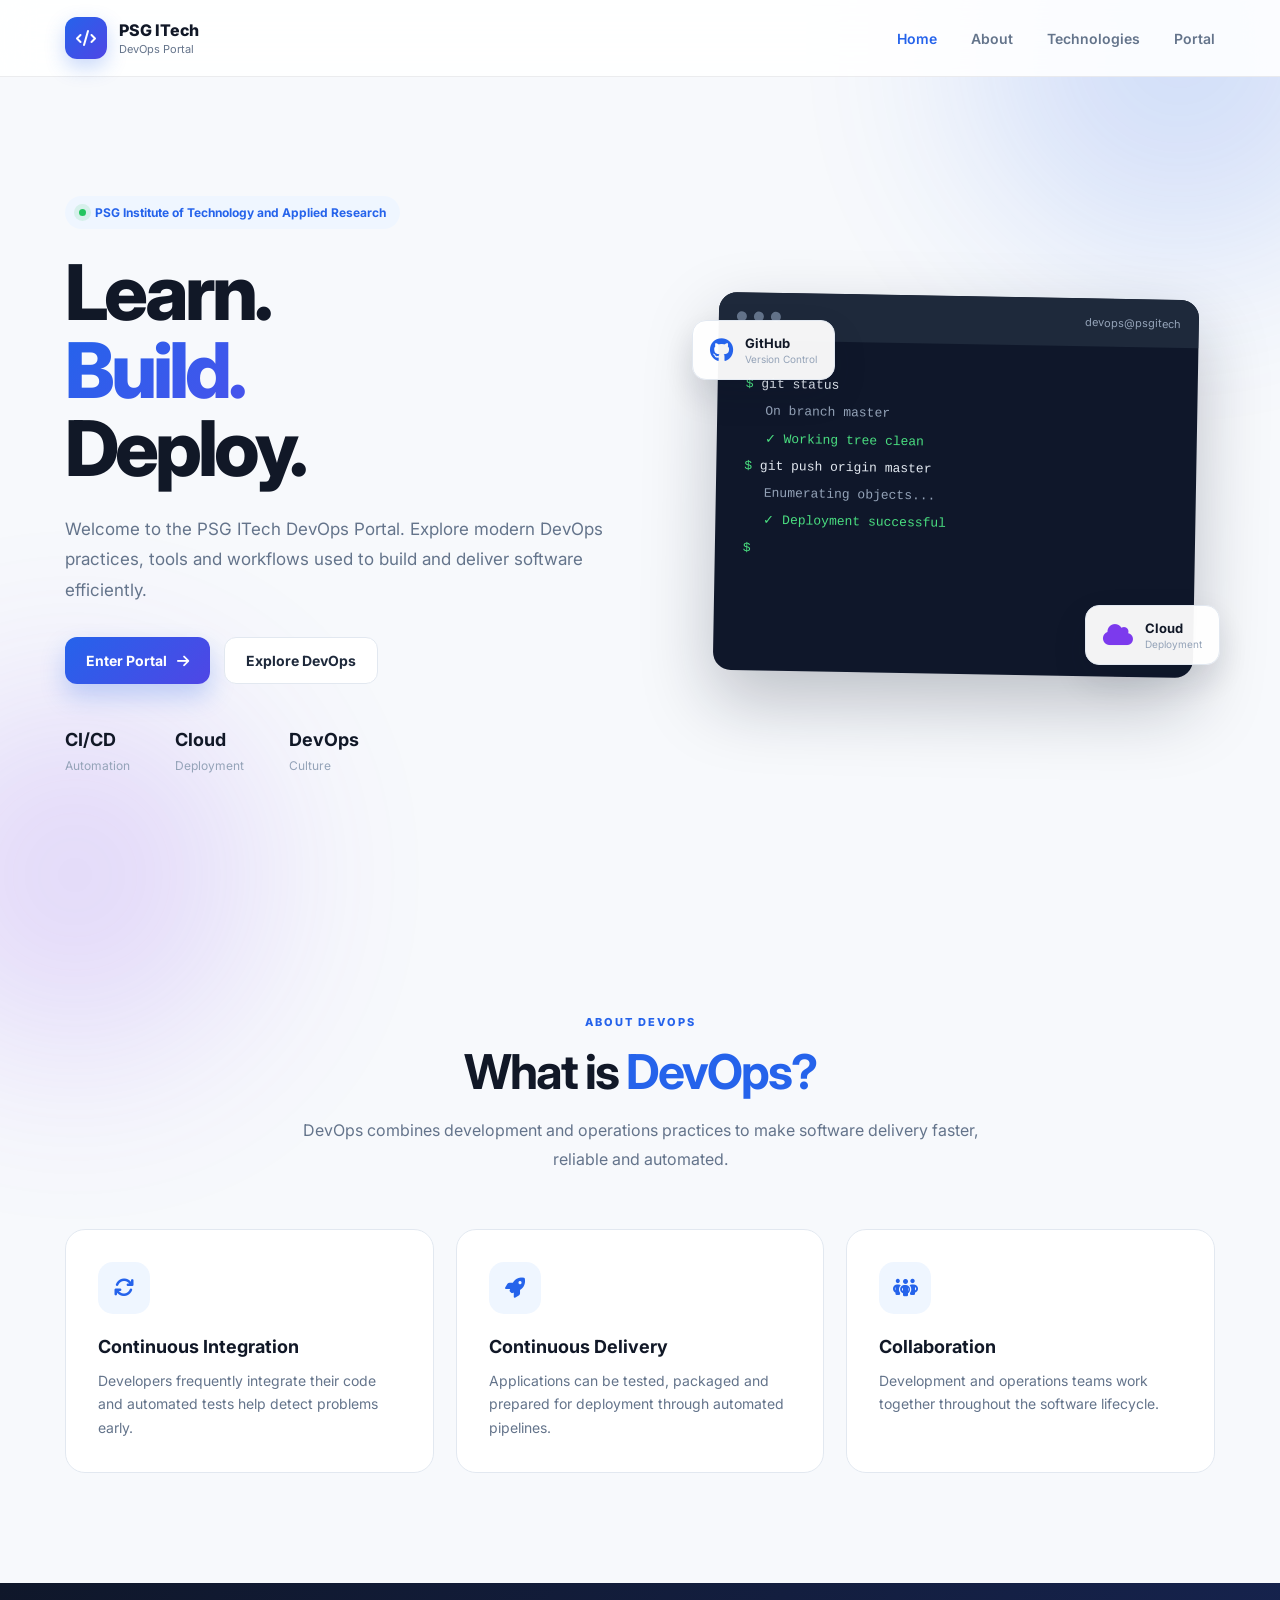
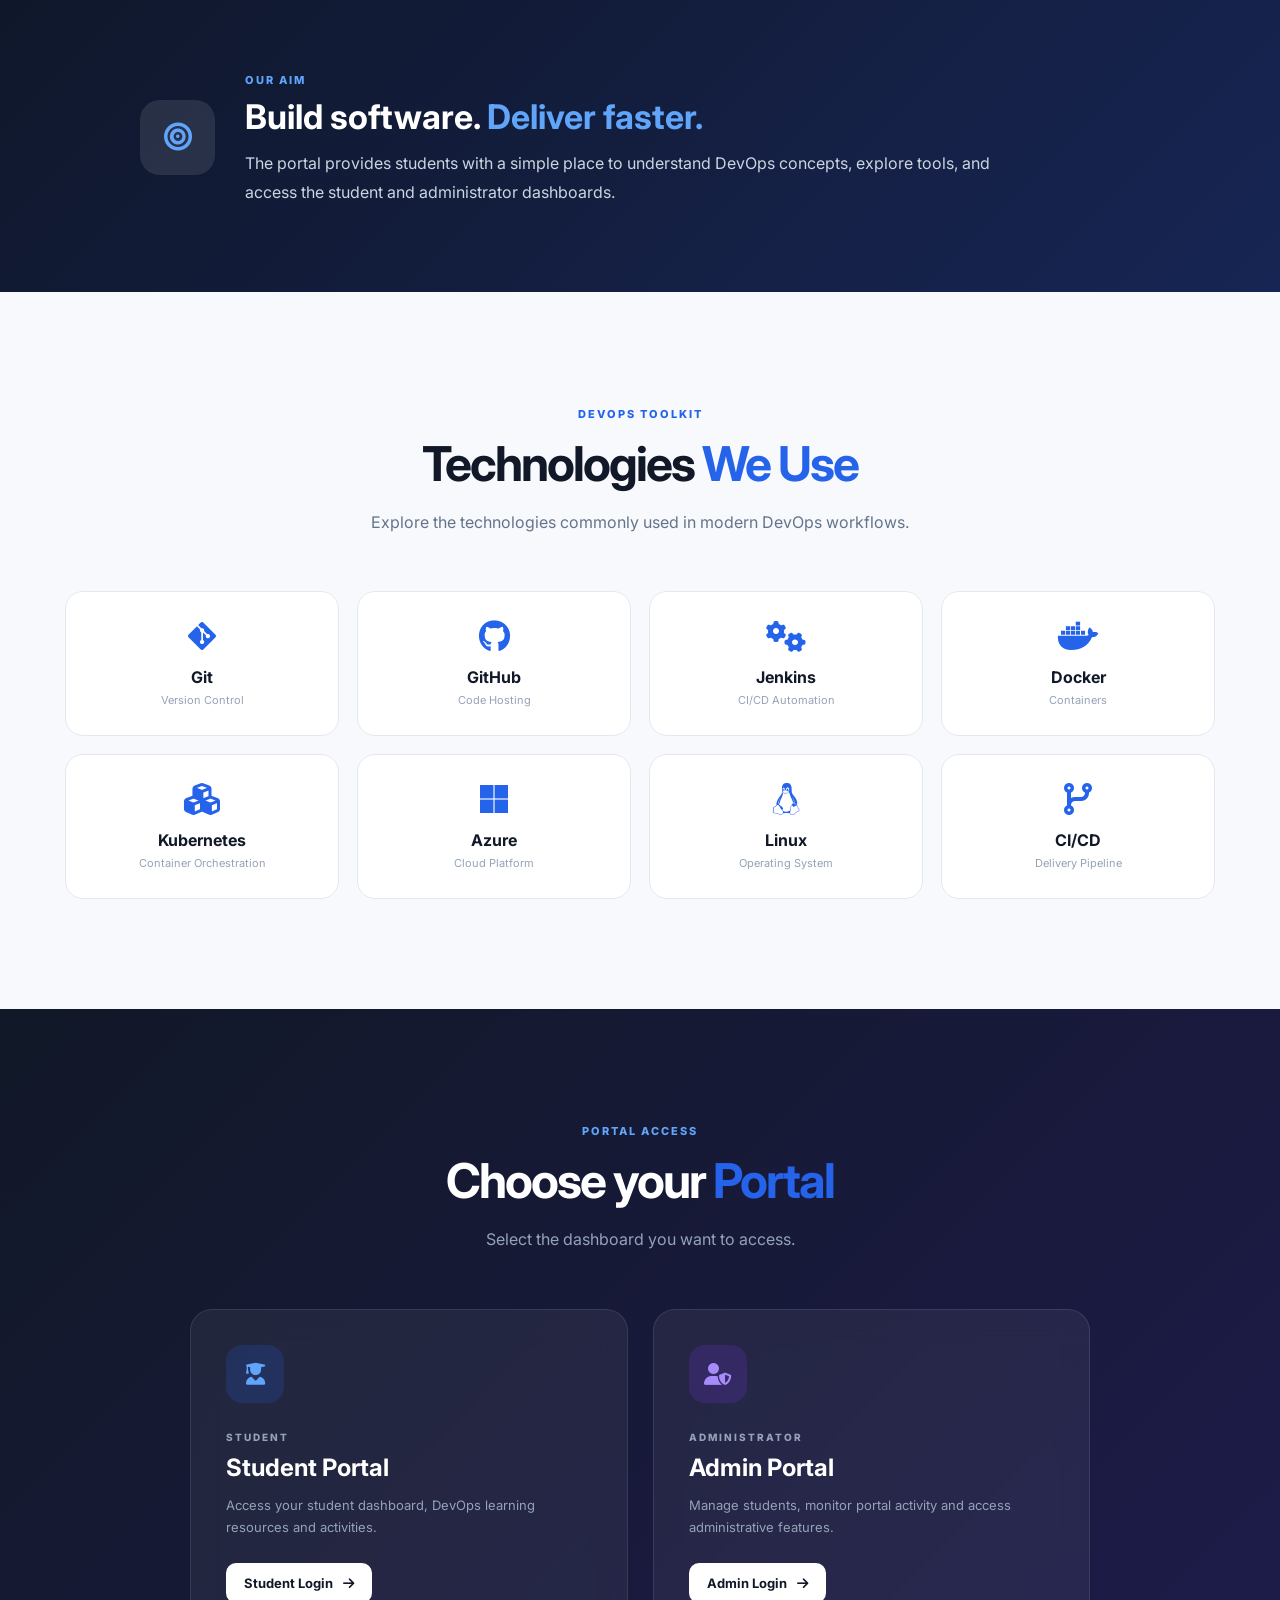
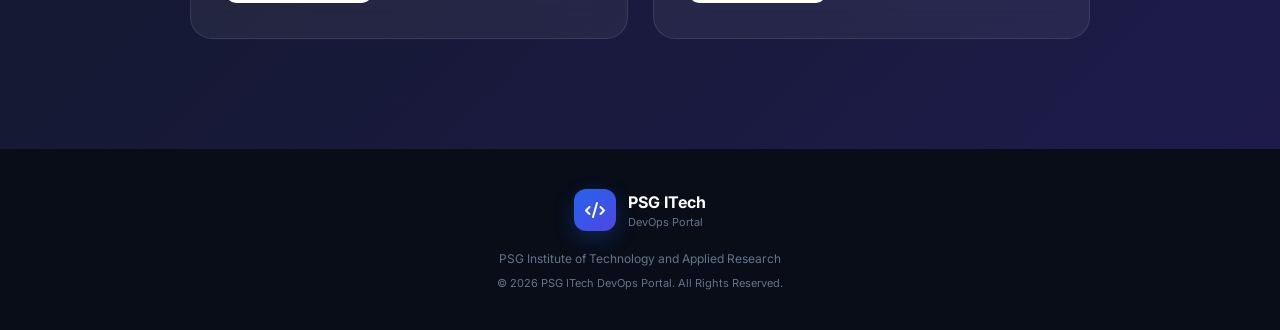
<file: docs/index.html>
<!DOCTYPE html>
<html lang="en">
<head>
    <meta charset="UTF-8">
    <meta name="viewport" content="width=device-width, initial-scale=1.0">

    <title>PSG ITech | DevOps Portal</title>

    <meta
            name="description"
            content="PSG Institute of Technology and Applied Research - DevOps Portal"
    >

    <link rel="preconnect" href="https://fonts.googleapis.com">
    <link rel="preconnect" href="https://fonts.gstatic.com" crossorigin>

    <link
            href="https://fonts.googleapis.com/css2?family=Inter:wght@400;500;600;700;800&display=swap"
            rel="stylesheet"
    >

    <link
            rel="stylesheet"
            href="https://cdnjs.cloudflare.com/ajax/libs/font-awesome/6.5.2/css/all.min.css"
    >

    <link rel="stylesheet" href="style.css">
</head>

<body>

<!-- Background decoration -->
<div class="background-shape shape-one"></div>
<div class="background-shape shape-two"></div>

<!-- NAVBAR -->
<header class="navbar">
    <div class="nav-container">

        <a href="index.html" class="brand">
            <div class="brand-icon">
                <i class="fa-solid fa-code"></i>
            </div>

            <div>
                <span class="brand-main">PSG ITech</span>
                <span class="brand-sub">DevOps Portal</span>
            </div>
        </a>

        <nav class="nav-links">
            <a href="#home" class="active">Home</a>
            <a href="#about">About</a>
            <a href="#technologies">Technologies</a>
            <a href="#access">Portal</a>
        </nav>

        <button class="mobile-menu" id="mobileMenu">
            <i class="fa-solid fa-bars"></i>
        </button>

    </div>
</header>


<!-- HERO -->
<main>

    <section class="hero" id="home">

        <div class="hero-content">

            <div class="badge">
                <span class="badge-dot"></span>
                PSG Institute of Technology and Applied Research
            </div>

            <h1>
                Learn.
                <span>Build.</span>
                Deploy.
            </h1>

            <p class="hero-text">
                Welcome to the PSG ITech DevOps Portal.
                Explore modern DevOps practices, tools and workflows
                used to build and deliver software efficiently.
            </p>

            <div class="hero-buttons">
                <a href="#access" class="btn btn-primary">
                    Enter Portal
                    <i class="fa-solid fa-arrow-right"></i>
                </a>

                <a href="#about" class="btn btn-secondary">
                    Explore DevOps
                </a>
            </div>

            <div class="hero-stats">

                <div class="stat">
                    <strong>CI/CD</strong>
                    <span>Automation</span>
                </div>

                <div class="stat">
                    <strong>Cloud</strong>
                    <span>Deployment</span>
                </div>

                <div class="stat">
                    <strong>DevOps</strong>
                    <span>Culture</span>
                </div>

            </div>

        </div>


        <!-- HERO CARD -->
        <div class="hero-visual">

            <div class="terminal-card">

                <div class="terminal-top">
                    <div class="terminal-dots">
                        <span></span>
                        <span></span>
                        <span></span>
                    </div>

                    <span class="terminal-title">
                            devops@psgitech
                        </span>
                </div>

                <div class="terminal-body">

                    <p>
                        <span class="terminal-green">$</span>
                        git status
                    </p>

                    <p class="terminal-output">
                        On branch master
                    </p>

                    <p class="terminal-output success">
                        ✓ Working tree clean
                    </p>

                    <p>
                        <span class="terminal-green">$</span>
                        git push origin master
                    </p>

                    <p class="terminal-output">
                        Enumerating objects...
                    </p>

                    <p class="terminal-output success">
                        ✓ Deployment successful
                    </p>

                    <p>
                        <span class="terminal-green">$</span>
                        <span class="typing">_</span>
                    </p>

                </div>

            </div>

            <div class="floating-card card-git">
                <i class="fa-brands fa-github"></i>
                <div>
                    <strong>GitHub</strong>
                    <span>Version Control</span>
                </div>
            </div>

            <div class="floating-card card-cloud">
                <i class="fa-solid fa-cloud"></i>
                <div>
                    <strong>Cloud</strong>
                    <span>Deployment</span>
                </div>
            </div>

        </div>

    </section>


    <!-- ABOUT -->
    <section class="section" id="about">

        <div class="section-heading">
            <span class="section-label">ABOUT DEVOPS</span>

            <h2>
                What is <span>DevOps?</span>
            </h2>

            <p>
                DevOps combines development and operations practices
                to make software delivery faster, reliable and automated.
            </p>
        </div>


        <div class="about-grid">

            <div class="about-card">

                <div class="about-icon">
                    <i class="fa-solid fa-arrows-rotate"></i>
                </div>

                <h3>Continuous Integration</h3>

                <p>
                    Developers frequently integrate their code and
                    automated tests help detect problems early.
                </p>

            </div>


            <div class="about-card">

                <div class="about-icon">
                    <i class="fa-solid fa-rocket"></i>
                </div>

                <h3>Continuous Delivery</h3>

                <p>
                    Applications can be tested, packaged and prepared
                    for deployment through automated pipelines.
                </p>

            </div>


            <div class="about-card">

                <div class="about-icon">
                    <i class="fa-solid fa-people-group"></i>
                </div>

                <h3>Collaboration</h3>

                <p>
                    Development and operations teams work together
                    throughout the software lifecycle.
                </p>

            </div>

        </div>

    </section>


    <!-- AIM -->
    <section class="aim-section">

        <div class="aim-content">

            <div class="aim-icon">
                <i class="fa-solid fa-bullseye"></i>
            </div>

            <div>
                <span class="section-label">OUR AIM</span>

                <h2>
                    Build software.
                    <span>Deliver faster.</span>
                </h2>

                <p>
                    The portal provides students with a simple place
                    to understand DevOps concepts, explore tools,
                    and access the student and administrator dashboards.
                </p>
            </div>

        </div>

    </section>


    <!-- TECHNOLOGIES -->
    <section class="section" id="technologies">

        <div class="section-heading">
            <span class="section-label">DEVOPS TOOLKIT</span>

            <h2>
                Technologies <span>We Use</span>
            </h2>

            <p>
                Explore the technologies commonly used in modern
                DevOps workflows.
            </p>
        </div>


        <div class="technology-grid">

            <div class="tech-card">
                <i class="fa-brands fa-git-alt"></i>
                <h3>Git</h3>
                <p>Version Control</p>
            </div>

            <div class="tech-card">
                <i class="fa-brands fa-github"></i>
                <h3>GitHub</h3>
                <p>Code Hosting</p>
            </div>

            <div class="tech-card">
                <i class="fa-solid fa-gears"></i>
                <h3>Jenkins</h3>
                <p>CI/CD Automation</p>
            </div>

            <div class="tech-card">
                <i class="fa-brands fa-docker"></i>
                <h3>Docker</h3>
                <p>Containers</p>
            </div>

            <div class="tech-card">
                <i class="fa-solid fa-cubes"></i>
                <h3>Kubernetes</h3>
                <p>Container Orchestration</p>
            </div>

            <div class="tech-card">
                <i class="fa-brands fa-microsoft"></i>
                <h3>Azure</h3>
                <p>Cloud Platform</p>
            </div>

            <div class="tech-card">
                <i class="fa-brands fa-linux"></i>
                <h3>Linux</h3>
                <p>Operating System</p>
            </div>

            <div class="tech-card">
                <i class="fa-solid fa-code-branch"></i>
                <h3>CI/CD</h3>
                <p>Delivery Pipeline</p>
            </div>

        </div>

    </section>


    <!-- PORTAL ACCESS -->
    <section class="access-section" id="access">

        <div class="section-heading light">

            <span class="section-label">PORTAL ACCESS</span>

            <h2>
                Choose your <span>Portal</span>
            </h2>

            <p>
                Select the dashboard you want to access.
            </p>

        </div>


        <div class="access-grid">

            <!-- STUDENT -->
            <div class="access-card">

                <div class="access-icon student-icon">
                    <i class="fa-solid fa-user-graduate"></i>
                </div>

                <span class="access-type">STUDENT</span>

                <h3>Student Portal</h3>

                <p>
                    Access your student dashboard,
                    DevOps learning resources and activities.
                </p>

                <a href="student-login.html" class="access-button">
                    Student Login
                    <i class="fa-solid fa-arrow-right"></i>
                </a>

            </div>


            <!-- ADMIN -->
            <div class="access-card">

                <div class="access-icon admin-icon">
                    <i class="fa-solid fa-user-shield"></i>
                </div>

                <span class="access-type">ADMINISTRATOR</span>

                <h3>Admin Portal</h3>

                <p>
                    Manage students, monitor portal activity
                    and access administrative features.
                </p>

                <a href="admin-login.html" class="access-button">
                    Admin Login
                    <i class="fa-solid fa-arrow-right"></i>
                </a>

            </div>

        </div>

    </section>

</main>


<!-- FOOTER -->
<footer>

    <div class="footer-content">

        <div class="footer-brand">

            <div class="brand-icon">
                <i class="fa-solid fa-code"></i>
            </div>

            <div>
                <strong>PSG ITech</strong>
                <span>DevOps Portal</span>
            </div>

        </div>

        <p>
            PSG Institute of Technology and Applied Research
        </p>

        <p class="copyright">
            © <span id="year">2026</span> PSG ITech DevOps Portal.
            All Rights Reserved.
        </p>

    </div>

</footer>


<script src="script.js"></script>

</body>
</html>
</file>
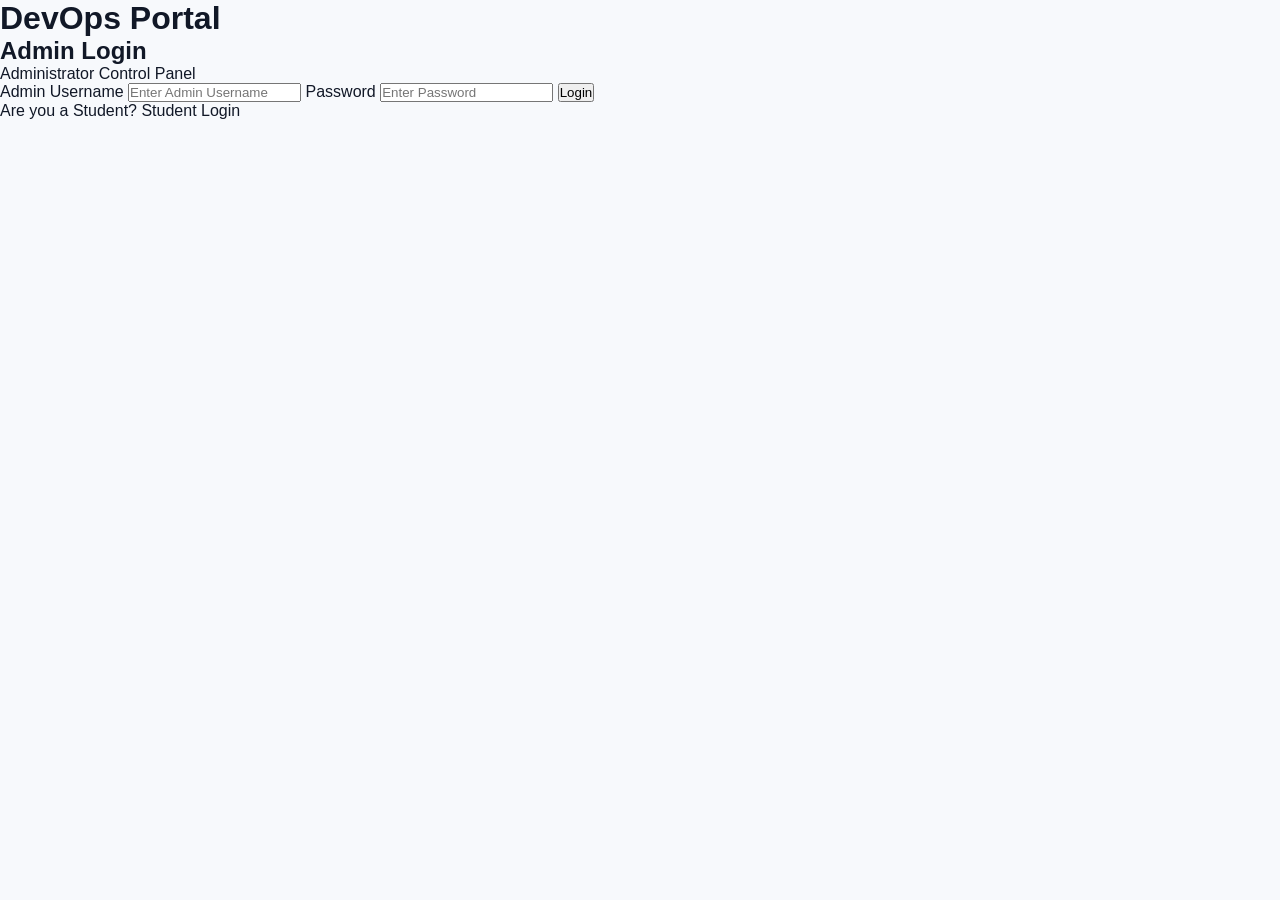
<file: docs/admin-login.html>
<!DOCTYPE html>
<html lang="en">

<head>
    <meta charset="UTF-8">
    <meta name="viewport" content="width=device-width, initial-scale=1.0">

    <title>Admin Login | DevOps Portal</title>

    <link rel="stylesheet" href="style.css">
</head>


<body>


<div class="login-container">


    <div class="login-box">


        <h1>DevOps Portal</h1>

        <h2>Admin Login</h2>


        <p class="subtitle">
            Administrator Control Panel
        </p>



        <form onsubmit="adminLogin(event)">


            <label for="adminUsername">
                Admin Username
            </label>


            <input
                    type="text"
                    id="adminUsername"
                    placeholder="Enter Admin Username"
                    required
            >



            <label for="adminPassword">
                Password
            </label>


            <input
                    type="password"
                    id="adminPassword"
                    placeholder="Enter Password"
                    required
            >



            <button type="submit">
                Login
            </button>



        </form>



        <p class="switch">

            Are you a Student?

            <a href="student-login.html">
                Student Login
            </a>

        </p>



    </div>


</div>



<script src="script.js"></script>


</body>

</html>
</file>
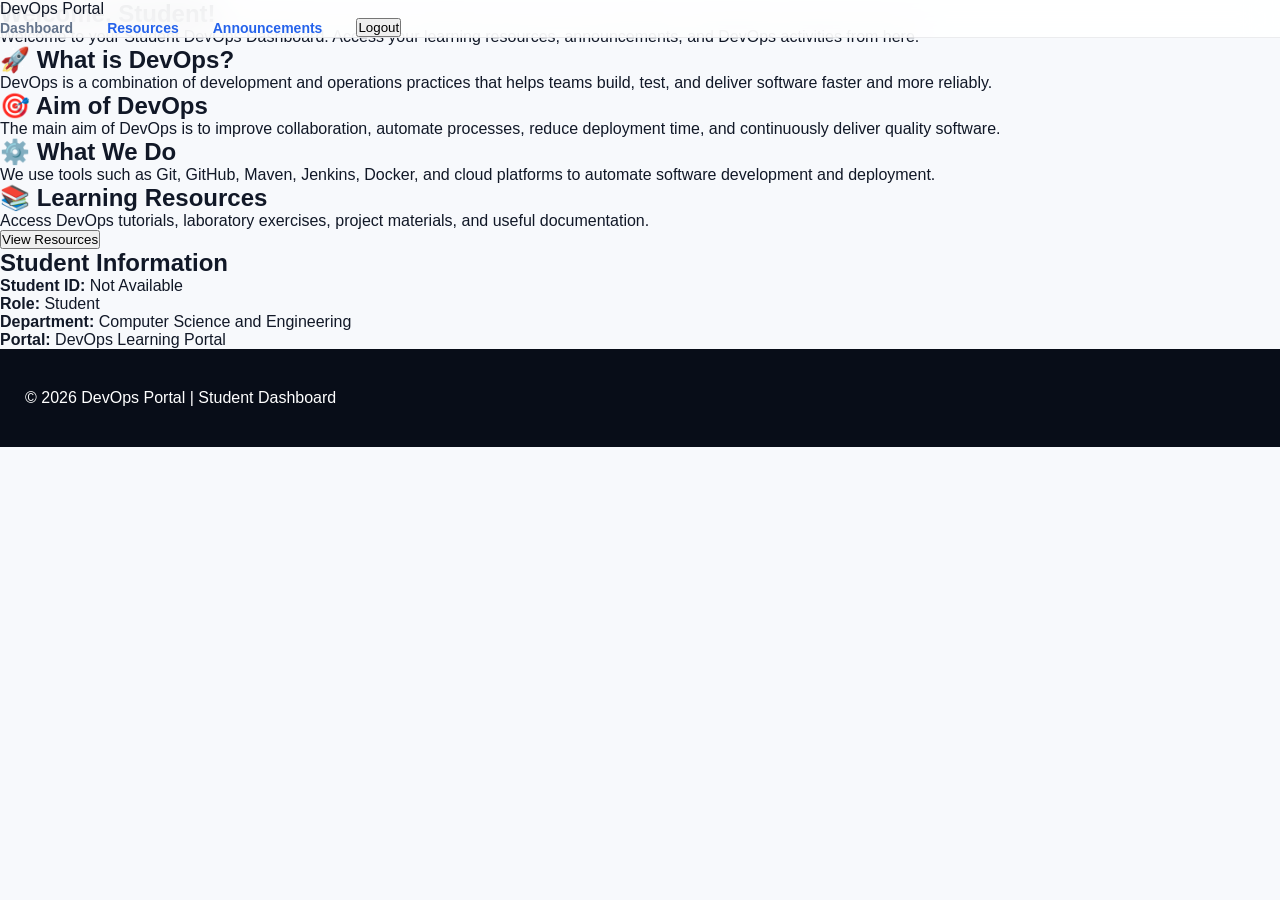
<file: docs/student-dashboard.html>
<!DOCTYPE html>
<html lang="en">

<head>
  <meta charset="UTF-8">
  <meta name="viewport" content="width=device-width, initial-scale=1.0">

  <title>Student Dashboard | DevOps Portal</title>

  <link rel="stylesheet" href="style.css">
</head>

<body>

<!-- Navigation Bar -->
<nav class="navbar">

  <div class="logo">
    DevOps Portal
  </div>

  <div class="nav-links">
    <a href="student-dashboard.html">Dashboard</a>
    <a href="#">Resources</a>
    <a href="#">Announcements</a>

    <button onclick="logout()">
      Logout
    </button>
  </div>

</nav>


<!-- Dashboard -->
<main class="dashboard-container">

  <!-- Welcome Section -->
  <section class="welcome-section">

    <h1>
      Welcome, <span id="studentName">Student</span>!
    </h1>

    <p>
      Welcome to your Student DevOps Dashboard.
      Access your learning resources, announcements,
      and DevOps activities from here.
    </p>

  </section>


  <!-- Dashboard Cards -->
  <section class="dashboard-cards">

    <div class="dashboard-card">

      <h2>🚀 What is DevOps?</h2>

      <p>
        DevOps is a combination of development and
        operations practices that helps teams build,
        test, and deliver software faster and more reliably.
      </p>

    </div>


    <div class="dashboard-card">

      <h2>🎯 Aim of DevOps</h2>

      <p>
        The main aim of DevOps is to improve collaboration,
        automate processes, reduce deployment time,
        and continuously deliver quality software.
      </p>

    </div>


    <div class="dashboard-card">

      <h2>⚙️ What We Do</h2>

      <p>
        We use tools such as Git, GitHub, Maven,
        Jenkins, Docker, and cloud platforms to
        automate software development and deployment.
      </p>

    </div>


    <div class="dashboard-card">

      <h2>📚 Learning Resources</h2>

      <p>
        Access DevOps tutorials, laboratory exercises,
        project materials, and useful documentation.
      </p>

      <button onclick="showMessage()">
        View Resources
      </button>

    </div>

  </section>


  <!-- Student Information -->
  <section class="student-info">

    <h2>Student Information</h2>

    <div class="info-box">

      <p>
        <strong>Student ID:</strong>
        <span id="displayStudentId">Not Available</span>
      </p>

      <p>
        <strong>Role:</strong>
        Student
      </p>

      <p>
        <strong>Department:</strong>
        Computer Science and Engineering
      </p>

      <p>
        <strong>Portal:</strong>
        DevOps Learning Portal
      </p>

    </div>

  </section>


</main>


<!-- Footer -->
<footer>

  <p>
    © 2026 DevOps Portal | Student Dashboard
  </p>

</footer>


<script src="script.js"></script>

</body>

</html>
</file>
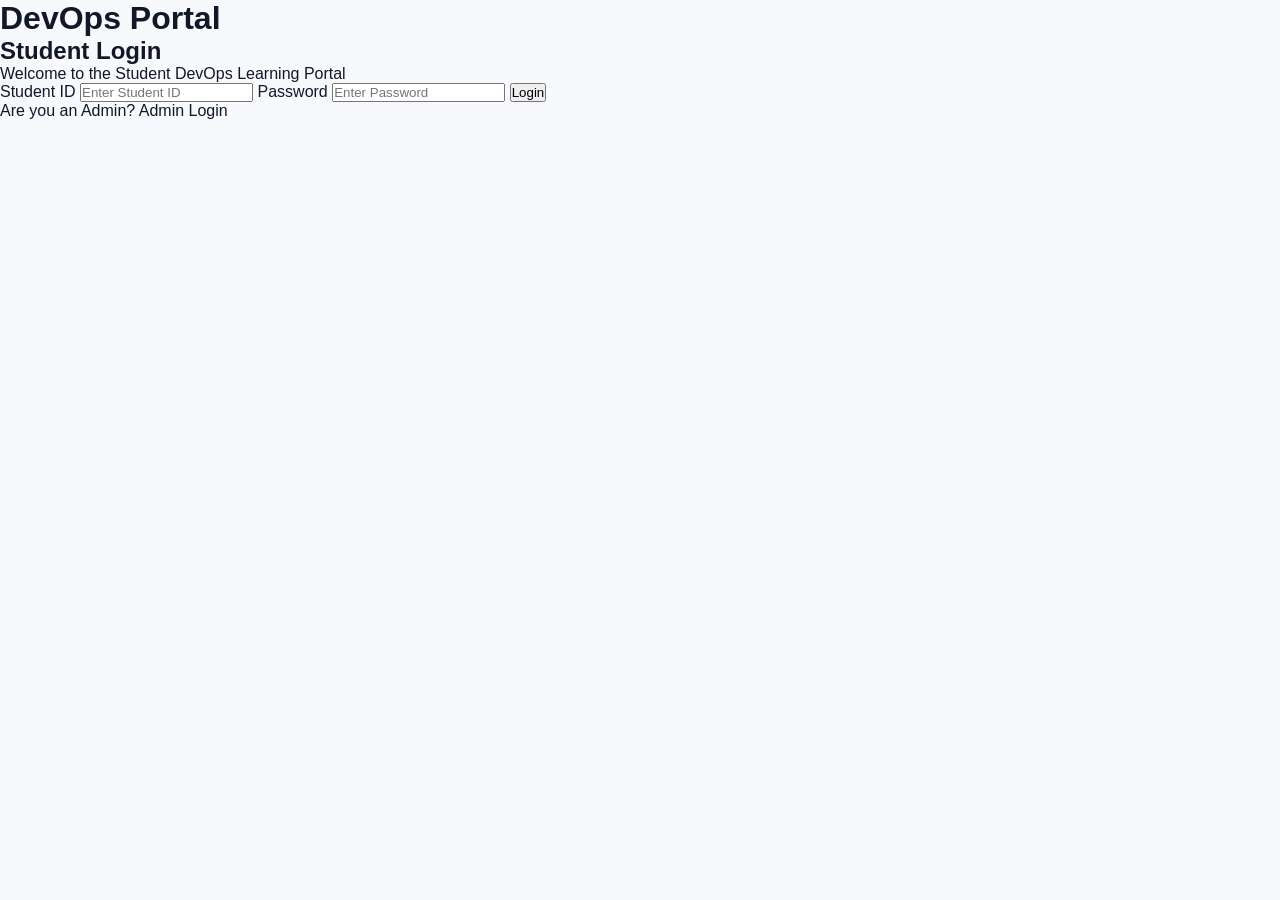
<file: docs/student-login.html>
<!DOCTYPE html>
<html lang="en">

<head>
    <meta charset="UTF-8">
    <meta name="viewport" content="width=device-width, initial-scale=1.0">
    <title>Student Login | DevOps Portal</title>

    <link rel="stylesheet" href="style.css">
</head>

<body>

<div class="login-container">

    <div class="login-box">

        <h1>DevOps Portal</h1>
        <h2>Student Login</h2>

        <p class="subtitle">
            Welcome to the Student DevOps Learning Portal
        </p>


        <form onsubmit="studentLogin(event)">

            <label for="studentId">
                Student ID
            </label>

            <input
                    type="text"
                    id="studentId"
                    placeholder="Enter Student ID"
                    required
            >


            <label for="password">
                Password
            </label>

            <input
                    type="password"
                    id="studentPassword"
                    placeholder="Enter Password"
                    required
            >


            <button type="submit">
                Login
            </button>

        </form>


        <p class="switch">
            Are you an Admin?
            <a href="admin-login.html">
                Admin Login
            </a>
        </p>


    </div>

</div>


<script src="script.js"></script>

</body>

</html>
</file>
<file: docs/style.css>
* {
    margin: 0;
    padding: 0;
    box-sizing: border-box;
}

html {
    scroll-behavior: smooth;
}

body {
    font-family: "Inter", sans-serif;
    background: #f7f9fc;
    color: #111827;
    overflow-x: hidden;
}

a {
    text-decoration: none;
    color: inherit;
}

button {
    font-family: inherit;
}


/* =========================
   BACKGROUND
========================= */

.background-shape {
    position: fixed;
    border-radius: 50%;
    filter: blur(100px);
    opacity: 0.18;
    pointer-events: none;
    z-index: -1;
}

.shape-one {
    width: 400px;
    height: 400px;
    background: #2563eb;
    top: -150px;
    right: -100px;
}

.shape-two {
    width: 350px;
    height: 350px;
    background: #7c3aed;
    bottom: -150px;
    left: -100px;
}


/* =========================
   NAVBAR
========================= */

.navbar {
    position: fixed;
    top: 0;
    left: 0;
    width: 100%;
    z-index: 1000;
    background: rgba(255, 255, 255, 0.88);
    backdrop-filter: blur(18px);
    border-bottom: 1px solid rgba(15, 23, 42, 0.08);
}

.nav-container {
    max-width: 1200px;
    height: 76px;
    margin: auto;
    padding: 0 25px;

    display: flex;
    align-items: center;
    justify-content: space-between;
}

.brand {
    display: flex;
    align-items: center;
    gap: 12px;
}

.brand-icon {
    width: 42px;
    height: 42px;
    border-radius: 12px;

    display: flex;
    align-items: center;
    justify-content: center;

    background: linear-gradient(135deg, #2563eb, #4f46e5);
    color: white;

    box-shadow: 0 8px 20px rgba(37, 99, 235, 0.25);
}

.brand-main {
    display: block;
    font-size: 16px;
    font-weight: 800;
}

.brand-sub {
    display: block;
    font-size: 11px;
    color: #64748b;
    margin-top: 2px;
}

.nav-links {
    display: flex;
    align-items: center;
    gap: 34px;
}

.nav-links a {
    color: #64748b;
    font-size: 14px;
    font-weight: 600;
    transition: 0.3s;
}

.nav-links a:hover,
.nav-links a.active {
    color: #2563eb;
}

.mobile-menu {
    display: none;
    border: none;
    background: none;
    font-size: 22px;
    cursor: pointer;
}


/* =========================
   HERO
========================= */

.hero {
    min-height: 100vh;
    max-width: 1200px;
    margin: auto;
    padding: 150px 25px 80px;

    display: grid;
    grid-template-columns: 1.05fr 0.95fr;
    align-items: center;
    gap: 60px;
}

.badge {
    display: inline-flex;
    align-items: center;
    gap: 9px;

    padding: 9px 14px;
    border-radius: 50px;

    background: #eff6ff;
    color: #2563eb;

    font-size: 12px;
    font-weight: 700;

    margin-bottom: 25px;
}

.badge-dot {
    width: 7px;
    height: 7px;
    background: #22c55e;
    border-radius: 50%;
    box-shadow: 0 0 0 5px rgba(34, 197, 94, 0.12);
}

.hero h1 {
    font-size: clamp(48px, 6vw, 78px);
    line-height: 1.02;
    letter-spacing: -4px;
    font-weight: 800;
    margin-bottom: 25px;
}

.hero h1 span {
    display: block;
    background: linear-gradient(135deg, #2563eb, #7c3aed);
    -webkit-background-clip: text;
    -webkit-text-fill-color: transparent;
}

.hero-text {
    max-width: 620px;
    color: #64748b;
    font-size: 17px;
    line-height: 1.8;
    margin-bottom: 32px;
}

.hero-buttons {
    display: flex;
    gap: 14px;
    flex-wrap: wrap;
}

.btn {
    padding: 14px 21px;
    border-radius: 12px;
    font-size: 14px;
    font-weight: 700;

    display: inline-flex;
    align-items: center;
    gap: 10px;

    transition: 0.3s;
}

.btn-primary {
    color: white;
    background: linear-gradient(135deg, #2563eb, #4f46e5);
    box-shadow: 0 12px 25px rgba(37, 99, 235, 0.25);
}

.btn-primary:hover {
    transform: translateY(-3px);
    box-shadow: 0 17px 30px rgba(37, 99, 235, 0.32);
}

.btn-secondary {
    color: #1e293b;
    background: white;
    border: 1px solid #e2e8f0;
}

.btn-secondary:hover {
    transform: translateY(-3px);
    border-color: #2563eb;
    color: #2563eb;
}

.hero-stats {
    display: flex;
    gap: 45px;
    margin-top: 45px;
}

.stat strong {
    display: block;
    font-size: 18px;
    margin-bottom: 4px;
}

.stat span {
    color: #94a3b8;
    font-size: 12px;
}


/* =========================
   TERMINAL
========================= */

.hero-visual {
    position: relative;
    min-height: 470px;

    display: flex;
    align-items: center;
    justify-content: center;
}

.terminal-card {
    width: min(100%, 480px);
    border-radius: 18px;
    overflow: hidden;

    background: #0f172a;

    box-shadow:
        0 30px 70px rgba(15, 23, 42, 0.25);

    transform: rotate(1deg);
}

.terminal-top {
    height: 48px;
    padding: 0 18px;

    display: flex;
    align-items: center;
    justify-content: space-between;

    background: #1e293b;
}

.terminal-dots {
    display: flex;
    gap: 7px;
}

.terminal-dots span {
    width: 10px;
    height: 10px;
    border-radius: 50%;
    background: #64748b;
}

.terminal-title {
    color: #94a3b8;
    font-size: 11px;
}

.terminal-body {
    padding: 30px 28px;
    min-height: 330px;

    font-family: monospace;
    font-size: 13px;
    line-height: 2.1;
}

.terminal-body p {
    color: #e2e8f0;
}

.terminal-green {
    color: #4ade80;
}

.terminal-output {
    color: #94a3b8 !important;
    padding-left: 20px;
}

.terminal-output.success {
    color: #4ade80 !important;
}

.typing {
    color: #4ade80;
}


/* Floating cards */

.floating-card {
    position: absolute;

    display: flex;
    align-items: center;
    gap: 12px;

    padding: 14px 17px;

    background: rgba(255, 255, 255, 0.95);
    border: 1px solid #e2e8f0;
    border-radius: 14px;

    box-shadow: 0 15px 35px rgba(15, 23, 42, 0.12);
}

.floating-card i {
    font-size: 24px;
    color: #2563eb;
}

.floating-card strong {
    display: block;
    font-size: 13px;
}

.floating-card span {
    display: block;
    color: #94a3b8;
    font-size: 10px;
    margin-top: 2px;
}

.card-git {
    top: 70px;
    left: -5px;
}

.card-cloud {
    bottom: 55px;
    right: -5px;
}

.card-cloud i {
    color: #7c3aed;
}


/* =========================
   SECTIONS
========================= */

.section {
    max-width: 1200px;
    margin: auto;
    padding: 110px 25px;
}

.section-heading {
    text-align: center;
    max-width: 680px;
    margin: 0 auto 55px;
}

.section-label {
    color: #2563eb;
    font-size: 11px;
    font-weight: 800;
    letter-spacing: 2px;
}

.section-heading h2 {
    margin-top: 12px;
    font-size: clamp(32px, 4vw, 48px);
    letter-spacing: -2px;
}

.section-heading h2 span {
    color: #2563eb;
}

.section-heading p {
    color: #64748b;
    line-height: 1.8;
    margin-top: 15px;
}


/* =========================
   ABOUT
========================= */

.about-grid {
    display: grid;
    grid-template-columns: repeat(3, 1fr);
    gap: 22px;
}

.about-card {
    padding: 32px;
    background: white;
    border: 1px solid #e2e8f0;
    border-radius: 20px;

    transition: 0.3s;
}

.about-card:hover {
    transform: translateY(-7px);
    border-color: #bfdbfe;
    box-shadow: 0 20px 40px rgba(15, 23, 42, 0.08);
}

.about-icon {
    width: 52px;
    height: 52px;

    display: flex;
    align-items: center;
    justify-content: center;

    border-radius: 15px;

    background: #eff6ff;
    color: #2563eb;

    font-size: 20px;
    margin-bottom: 22px;
}

.about-card h3 {
    font-size: 18px;
    margin-bottom: 12px;
}

.about-card p {
    color: #64748b;
    line-height: 1.7;
    font-size: 14px;
}


/* =========================
   AIM
========================= */

.aim-section {
    padding: 85px 25px;

    background:
        linear-gradient(
            135deg,
            #0f172a,
            #172554
        );

    color: white;
}

.aim-content {
    max-width: 1000px;
    margin: auto;

    display: flex;
    align-items: center;
    gap: 30px;
}

.aim-icon {
    min-width: 75px;
    height: 75px;

    border-radius: 20px;

    display: flex;
    align-items: center;
    justify-content: center;

    background: rgba(255, 255, 255, 0.1);
    color: #60a5fa;

    font-size: 28px;
}

.aim-content .section-label {
    color: #60a5fa;
}

.aim-content h2 {
    font-size: 34px;
    margin: 8px 0 12px;
}

.aim-content h2 span {
    color: #60a5fa;
}

.aim-content p {
    max-width: 750px;
    color: #cbd5e1;
    line-height: 1.8;
}


/* =========================
   TECHNOLOGIES
========================= */

.technology-grid {
    display: grid;
    grid-template-columns: repeat(4, 1fr);
    gap: 18px;
}

.tech-card {
    background: white;
    border: 1px solid #e2e8f0;
    border-radius: 18px;

    padding: 28px 20px;
    text-align: center;

    transition: 0.3s;
}

.tech-card:hover {
    transform: translateY(-6px);
    box-shadow: 0 18px 35px rgba(15, 23, 42, 0.08);
    border-color: #bfdbfe;
}

.tech-card i {
    font-size: 32px;
    color: #2563eb;
    margin-bottom: 15px;
}

.tech-card h3 {
    font-size: 16px;
}

.tech-card p {
    color: #94a3b8;
    font-size: 11px;
    margin-top: 6px;
}


/* =========================
   ACCESS
========================= */

.access-section {
    padding: 110px 25px;

    background:
        linear-gradient(
            135deg,
            #111827,
            #1e1b4b
        );
}

.section-heading.light h2 {
    color: white;
}

.section-heading.light p {
    color: #94a3b8;
}

.section-heading.light .section-label {
    color: #60a5fa;
}

.access-grid {
    max-width: 900px;
    margin: auto;

    display: grid;
    grid-template-columns: repeat(2, 1fr);
    gap: 25px;
}

.access-card {
    padding: 35px;
    border-radius: 22px;

    background: rgba(255, 255, 255, 0.06);
    border: 1px solid rgba(255, 255, 255, 0.1);

    backdrop-filter: blur(15px);

    transition: 0.3s;
}

.access-card:hover {
    transform: translateY(-7px);
    background: rgba(255, 255, 255, 0.09);
}

.access-icon {
    width: 58px;
    height: 58px;

    border-radius: 16px;

    display: flex;
    align-items: center;
    justify-content: center;

    font-size: 22px;

    margin-bottom: 22px;
}

.student-icon {
    background: rgba(37, 99, 235, 0.18);
    color: #60a5fa;
}

.admin-icon {
    background: rgba(124, 58, 237, 0.18);
    color: #a78bfa;
}

.access-type {
    font-size: 10px;
    font-weight: 800;
    letter-spacing: 2px;
    color: #94a3b8;
}

.access-card h3 {
    color: white;
    font-size: 24px;
    margin: 8px 0 12px;
}

.access-card p {
    color: #94a3b8;
    line-height: 1.7;
    font-size: 13px;
    margin-bottom: 25px;
}

.access-button {
    display: inline-flex;
    align-items: center;
    gap: 10px;

    padding: 12px 18px;

    border-radius: 10px;

    background: white;
    color: #111827;

    font-size: 13px;
    font-weight: 700;

    transition: 0.3s;
}

.access-button:hover {
    transform: translateX(4px);
    color: #2563eb;
}


/* =========================
   FOOTER
========================= */

footer {
    background: #080d18;
    color: white;
    padding: 40px 25px;
}

.footer-content {
    max-width: 1200px;
    margin: auto;
    text-align: center;
}

.footer-brand {
    display: inline-flex;
    align-items: center;
    gap: 12px;
    text-align: left;
}

.footer-brand strong {
    display: block;
}

.footer-brand span {
    display: block;
    color: #64748b;
    font-size: 11px;
    margin-top: 3px;
}

.footer-content > p {
    color: #64748b;
    font-size: 12px;
    margin-top: 20px;
}

.footer-content .copyright {
    font-size: 11px;
    margin-top: 10px;
}


/* =========================
   ANIMATIONS
========================= */

.hero-content,
.hero-visual {
    animation: fadeUp 0.8s ease forwards;
}

.about-card,
.tech-card,
.access-card {
    animation: fadeUp 0.7s ease both;
}

@keyframes fadeUp {
    from {
        opacity: 0;
        transform: translateY(25px);
    }

    to {
        opacity: 1;
        transform: translateY(0);
    }
}


/* =========================
   RESPONSIVE
========================= */

@media (max-width: 900px) {

    .nav-links {
        position: absolute;
        top: 76px;
        left: 0;
        width: 100%;

        display: none;
        flex-direction: column;

        padding: 25px;

        background: white;
        border-bottom: 1px solid #e2e8f0;
    }

    .nav-links.show {
        display: flex;
    }

    .mobile-menu {
        display: block;
    }

    .hero {
        grid-template-columns: 1fr;
        padding-top: 130px;
    }

    .hero-content {
        text-align: center;
    }

    .hero-text {
        margin-left: auto;
        margin-right: auto;
    }

    .hero-buttons {
        justify-content: center;
    }

    .hero-stats {
        justify-content: center;
    }

    .hero-visual {
        min-height: 400px;
    }

    .about-grid {
        grid-template-columns: 1fr;
    }

    .technology-grid {
        grid-template-columns: repeat(2, 1fr);
    }
}


@media (max-width: 600px) {

    .hero h1 {
        font-size: 48px;
        letter-spacing: -2px;
    }

    .hero-text {
        font-size: 15px;
    }

    .hero-stats {
        gap: 20px;
    }

    .terminal-card {
        width: 100%;
    }

    .floating-card {
        display: none;
    }

    .technology-grid {
        grid-template-columns: 1fr 1fr;
    }

    .access-grid {
        grid-template-columns: 1fr;
    }

    .aim-content {
        flex-direction: column;
        text-align: center;
    }

    .aim-content h2 {
        font-size: 28px;
    }

    .section {
        padding: 80px 20px;
    }
}
</file>
